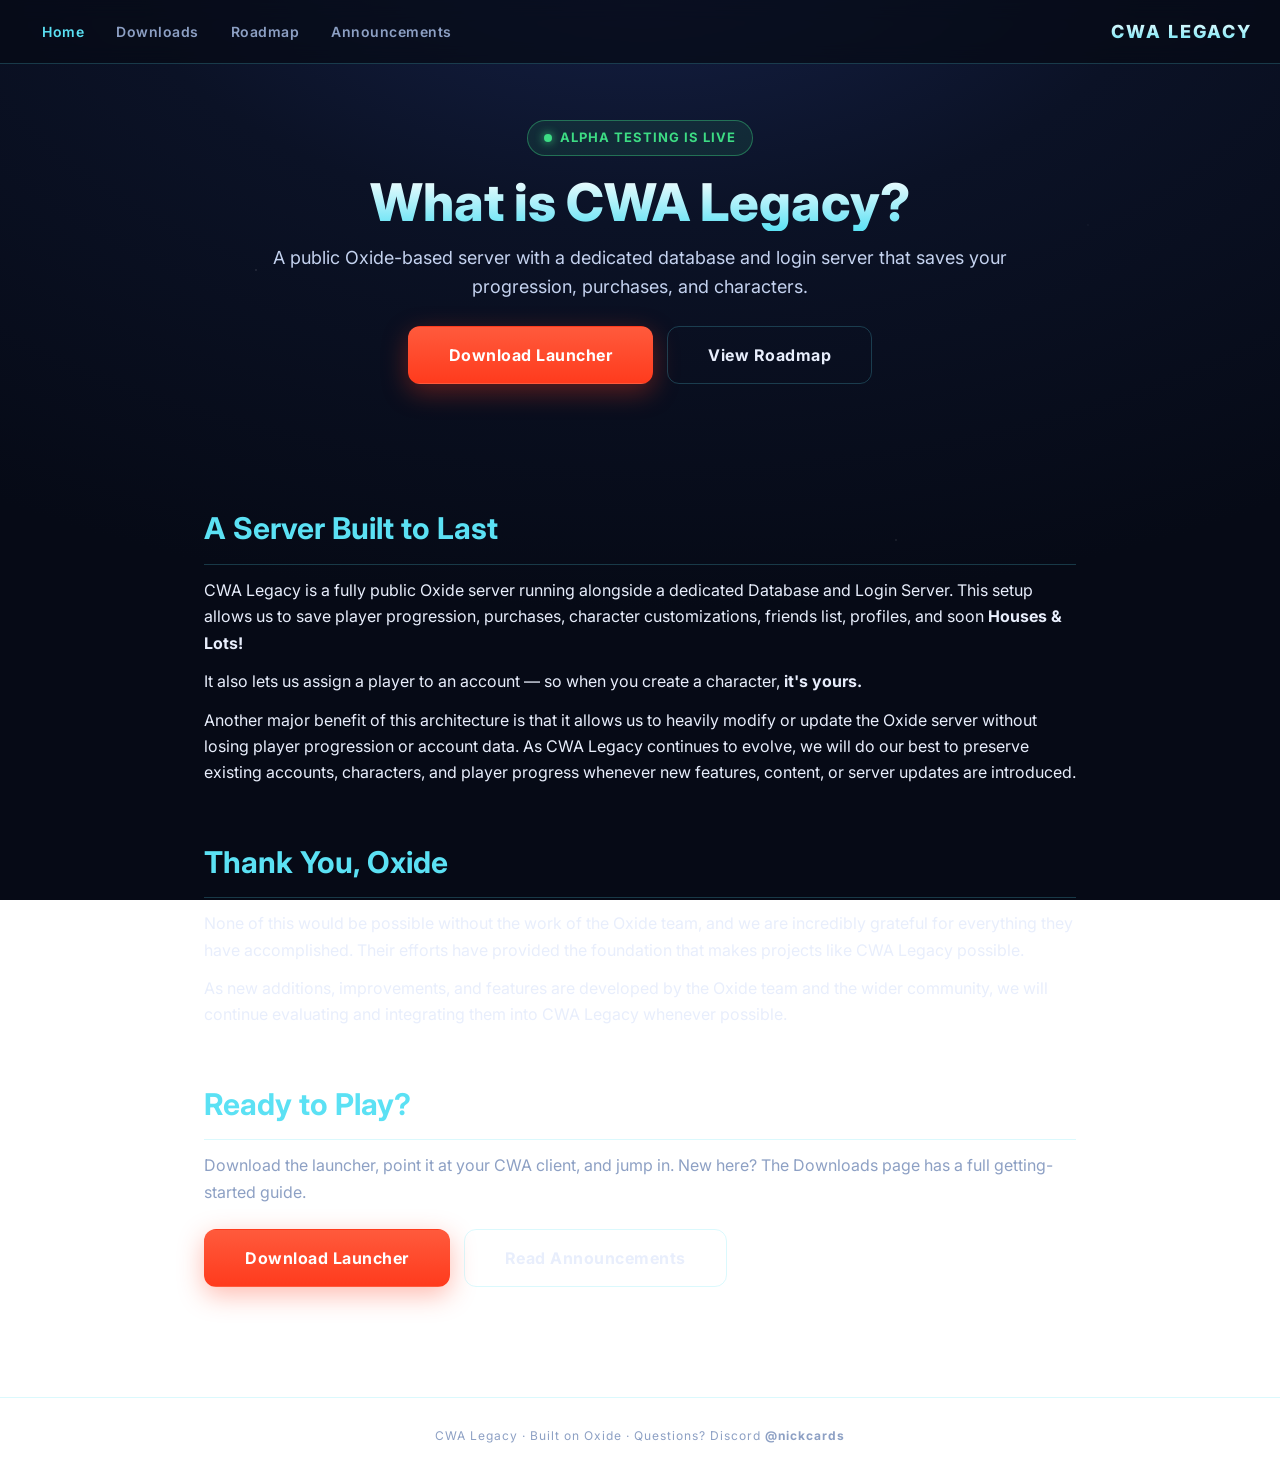
<file: index.html>
<!DOCTYPE html>
<html lang="en">
  <head>
    <meta charset="UTF-8" />
    <meta name="viewport" content="width=device-width, initial-scale=1.0" />
    <title>CWA Legacy — A Public Oxide Server</title>
    <meta
      name="description"
      content="CWA Legacy is a public Oxide-based server with a dedicated database and login server that saves your progression, purchases, and characters."
    />
    <link rel="preconnect" href="https://fonts.googleapis.com" />
    <link rel="preconnect" href="https://fonts.gstatic.com" crossorigin />
    <link
      href="https://fonts.googleapis.com/css2?family=Inter:wght@400;600;800&display=swap"
      rel="stylesheet"
    />
    <link rel="stylesheet" href="/styles.css" />
  </head>
  <body>
    <div class="starfield" aria-hidden="true"></div>

    <nav class="nav">
      <div class="nav-links">
        <a href="/" class="active">Home</a>
        <a href="/downloads/">Downloads</a>
        <a href="/roadmap/">Roadmap</a>
        <a href="/announcements/">Announcements</a>
      </div>
      <a class="brand" href="/">CWA LEGACY</a>
    </nav>

    <header class="hero">
      <a class="pill" href="/announcements/"><span class="dot"></span> Alpha Testing is Live</a>
      <h1 class="page-title" style="margin-top: 18px">What is CWA Legacy?</h1>
      <p class="lead">
       A public Oxide-based server with a dedicated database and login server that saves your progression, purchases, and characters.
      </p>
      <div class="btn-row">
        <a class="btn" href="/downloads/">Download Launcher</a>
        <a class="btn ghost" href="/roadmap/">View Roadmap</a>
      </div>
    </header>

    <main class="page">
      <section class="section">
        <h2>A Server Built to Last</h2>
        <p>
          CWA Legacy is a fully public Oxide server running alongside a dedicated
          Database and Login Server. This setup allows us to save player
          progression, purchases, character customizations, friends list,
          profiles, and soon <strong>Houses &amp; Lots!</strong>
        </p>
        <p>
          It also lets us assign a player to an account — so when you create a
          character, <strong>it's yours.</strong>
        </p>
        <p>
          Another major benefit of this architecture is that it allows us to
          heavily modify or update the Oxide server without losing player
          progression or account data. As CWA Legacy continues to evolve, we
          will do our best to preserve existing accounts, characters, and player
          progress whenever new features, content, or server updates are
          introduced.
        </p>
      </section>

      <section class="section">
        <h2>Thank You, Oxide</h2>
        <p>
          None of this would be possible without the work of the Oxide team, and
          we are incredibly grateful for everything they have accomplished. Their
          efforts have provided the foundation that makes projects like CWA
          Legacy possible.
        </p>
        <p>
          As new additions, improvements, and features are developed by the Oxide
          team and the wider community, we will continue evaluating and
          integrating them into CWA Legacy whenever possible.
        </p>
      </section>

      <section class="section">
        <h2>Ready to Play?</h2>
        <p class="muted">
          Download the launcher, point it at your CWA client,
          and jump in. New here? The Downloads page has a full getting-started
          guide.
        </p>
        <div class="btn-row" style="justify-content: flex-start">
          <a class="btn" href="/downloads/">Download Launcher</a>
          <a class="btn ghost" href="/announcements/">Read Announcements</a>
        </div>
      </section>
    </main>

    <footer class="footer">
      CWA Legacy &middot; Built on Oxide &middot; Questions? Discord
      <strong>@nickcards</strong>
    </footer>
  </body>
</html>
</file>
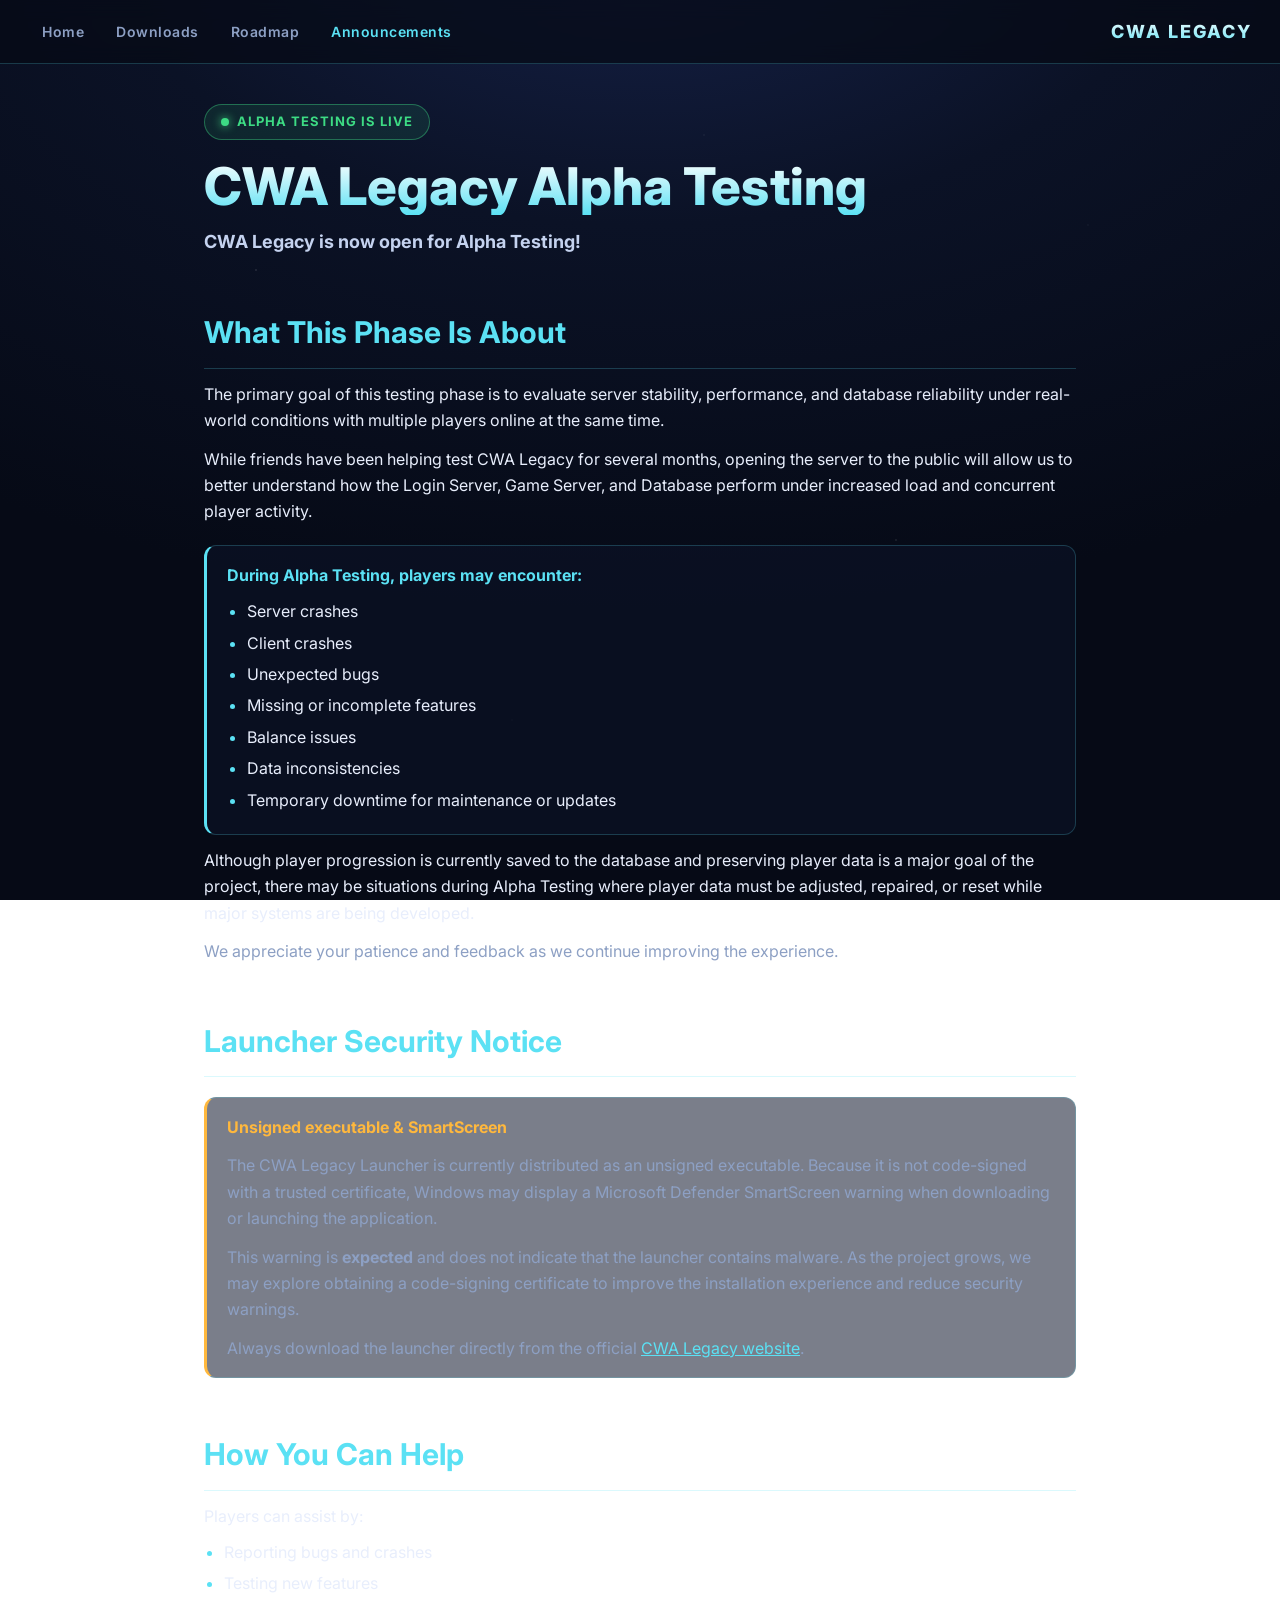
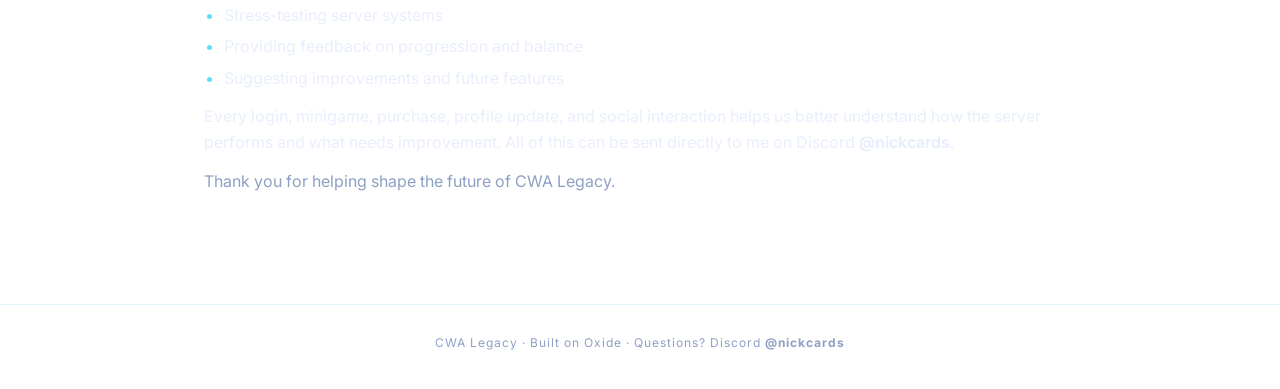
<file: announcements/index.html>
<!DOCTYPE html>
<html lang="en">
  <head>
    <meta charset="UTF-8" />
    <meta name="viewport" content="width=device-width, initial-scale=1.0" />
    <title>Announcements — CWA Legacy</title>
    <meta
      name="description"
      content="CWA Legacy is now open for Alpha Testing. Learn what to expect, the launcher security notice, and how you can help."
    />
    <link rel="preconnect" href="https://fonts.googleapis.com" />
    <link rel="preconnect" href="https://fonts.gstatic.com" crossorigin />
    <link
      href="https://fonts.googleapis.com/css2?family=Inter:wght@400;600;800&display=swap"
      rel="stylesheet"
    />
    <link rel="stylesheet" href="/styles.css" />
  </head>
  <body>
    <div class="starfield" aria-hidden="true"></div>

    <nav class="nav">
      <div class="nav-links">
        <a href="/">Home</a>
        <a href="/downloads/">Downloads</a>
        <a href="/roadmap/">Roadmap</a>
        <a href="/announcements/" class="active">Announcements</a>
      </div>
      <a class="brand" href="/">CWA LEGACY</a>
    </nav>

    <main class="page">
      <a class="pill" href="/downloads/"><span class="dot"></span> Alpha Testing is Live</a>
      <h1 class="page-title" style="margin-top: 18px">CWA Legacy Alpha Testing</h1>
      <p class="lead"><strong>CWA Legacy is now open for Alpha Testing!</strong></p>

      <section class="section">
        <h2>What This Phase Is About</h2>
        <p>
          The primary goal of this testing phase is to evaluate server stability,
          performance, and database reliability under real-world conditions with
          multiple players online at the same time.
        </p>
        <p>
          While friends have been helping test CWA Legacy for several months,
          opening the server to the public will allow us to better understand how
          the Login Server, Game Server, and Database perform under increased
          load and concurrent player activity.
        </p>

        <div class="notice alpha">
          <h3>During Alpha Testing, players may encounter:</h3>
          <ul class="clean">
            <li>Server crashes</li>
            <li>Client crashes</li>
            <li>Unexpected bugs</li>
            <li>Missing or incomplete features</li>
            <li>Balance issues</li>
            <li>Data inconsistencies</li>
            <li>Temporary downtime for maintenance or updates</li>
          </ul>
        </div>

        <p>
          Although player progression is currently saved to the database and
          preserving player data is a major goal of the project, there may be
          situations during Alpha Testing where player data must be adjusted,
          repaired, or reset while major systems are being developed.
        </p>
        <p class="muted">
          We appreciate your patience and feedback as we continue improving the
          experience.
        </p>
      </section>

      <section class="section">
        <h2>Launcher Security Notice</h2>
        <div class="notice">
          <h3>Unsigned executable &amp; SmartScreen</h3>
          <p class="muted">
            The CWA Legacy Launcher is currently distributed as an unsigned
            executable. Because it is not code-signed with a trusted certificate,
            Windows may display a Microsoft Defender SmartScreen warning when
            downloading or launching the application.
          </p>
          <p class="muted">
            This warning is <strong>expected</strong> and does not indicate that
            the launcher contains malware. As the project grows, we may explore
            obtaining a code-signing certificate to improve the installation
            experience and reduce security warnings.
          </p>
          <p class="muted">
            Always download the launcher directly from the official
            <a href="/downloads/" style="color: var(--holo)">CWA Legacy website</a>.
          </p>
        </div>
      </section>

      <section class="section">
        <h2>How You Can Help</h2>
        <p>Players can assist by:</p>
        <ul class="clean">
          <li>Reporting bugs and crashes</li>
          <li>Testing new features</li>
          <li>Stress-testing server systems</li>
          <li>Providing feedback on progression and balance</li>
          <li>Suggesting improvements and future features</li>
        </ul>
        <p>
          Every login, minigame, purchase, profile update, and social interaction
          helps us better understand how the server performs and what needs
          improvement. All of this can be sent directly to me on Discord
          <strong>@nickcards</strong>.
        </p>
        <p class="muted">Thank you for helping shape the future of CWA Legacy.</p>
      </section>
    </main>

    <footer class="footer">
      CWA Legacy &middot; Built on Oxide &middot; Questions? Discord
      <strong>@nickcards</strong>
    </footer>
  </body>
</html>
</file>
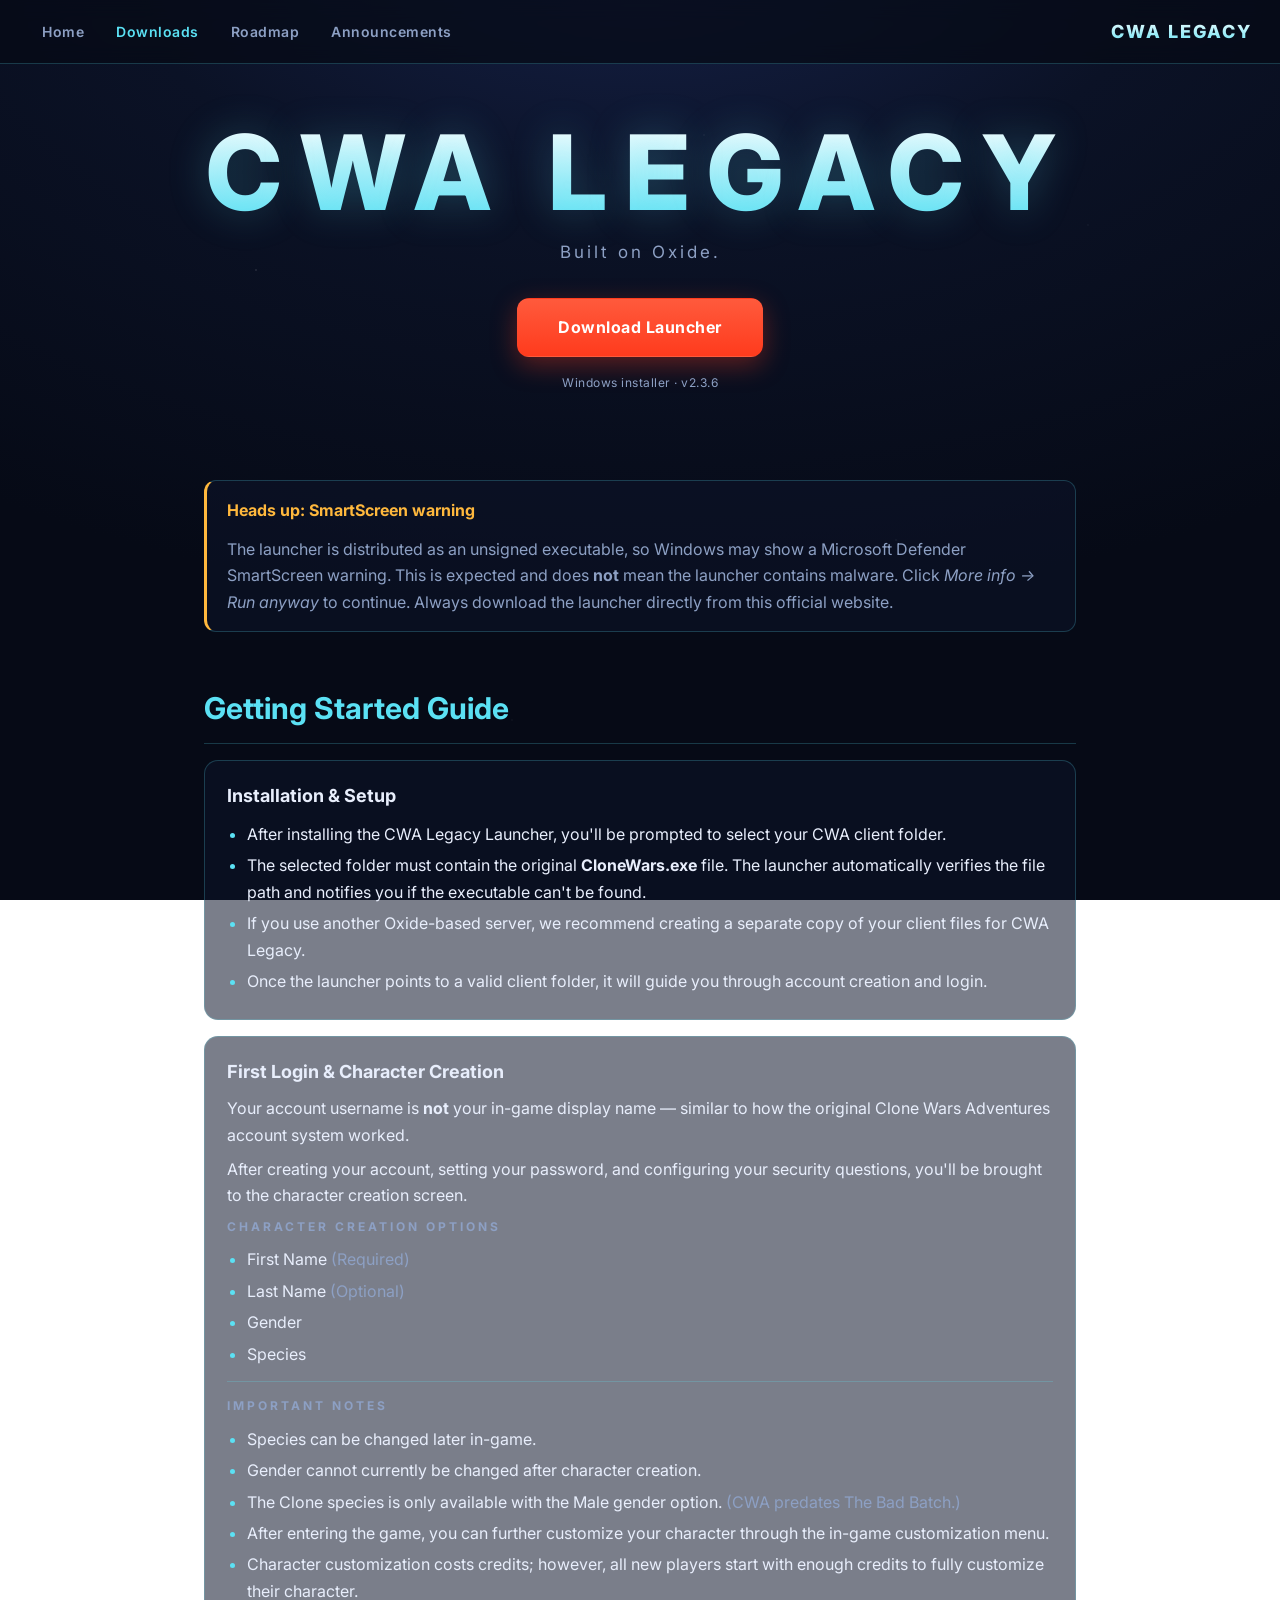
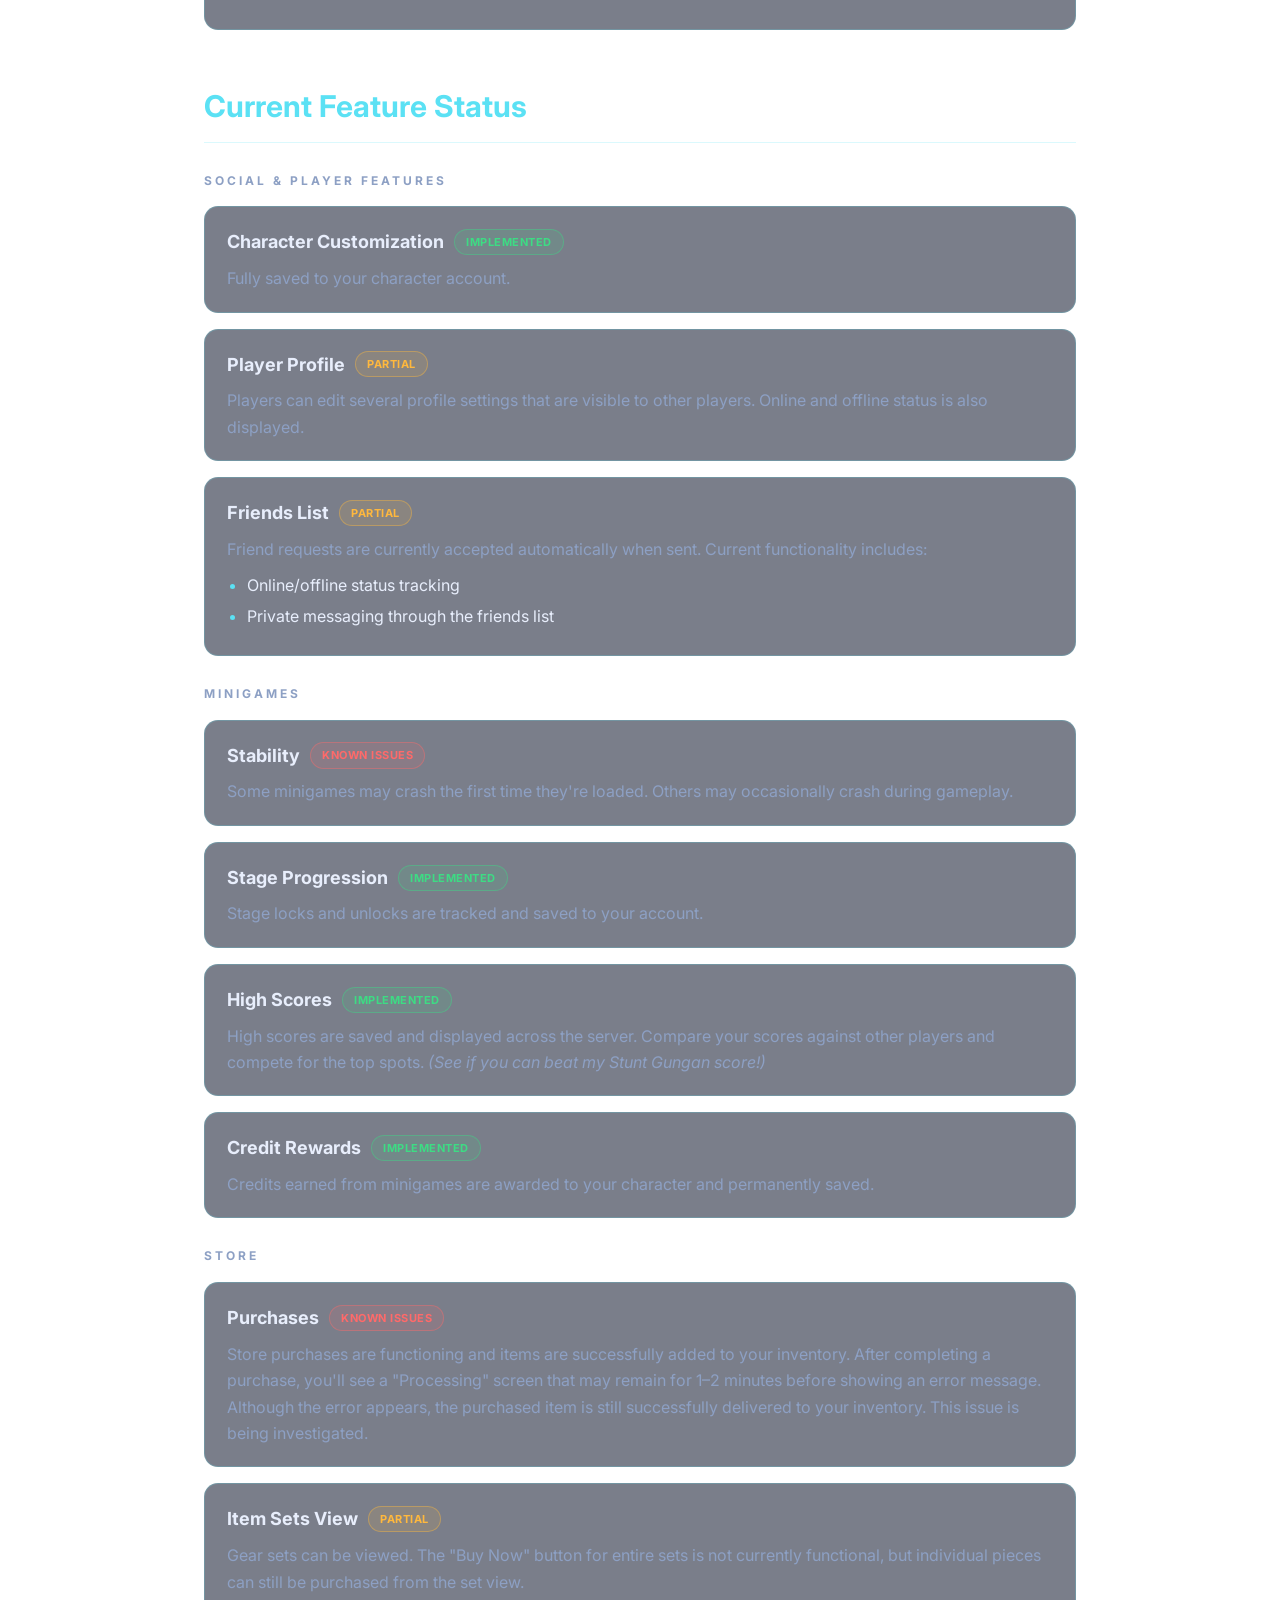
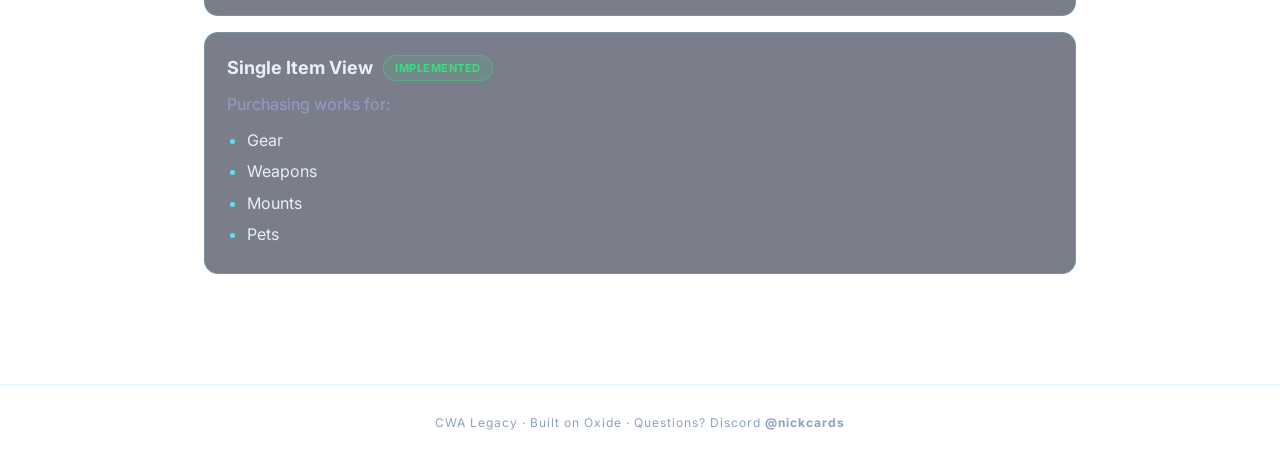
<file: downloads/index.html>
<!DOCTYPE html>
<html lang="en">
  <head>
    <meta charset="UTF-8" />
    <meta name="viewport" content="width=device-width, initial-scale=1.0" />
    <title>Download — CWA Legacy</title>
    <meta
      name="description"
      content="Download the CWA Legacy Launcher and follow the getting-started guide to install, create your account, and start playing."
    />
    <link rel="preconnect" href="https://fonts.googleapis.com" />
    <link rel="preconnect" href="https://fonts.gstatic.com" crossorigin />
    <link
      href="https://fonts.googleapis.com/css2?family=Inter:wght@400;600;800&display=swap"
      rel="stylesheet"
    />
    <link rel="stylesheet" href="/styles.css" />
  </head>
  <body>
    <div class="starfield" aria-hidden="true"></div>

    <nav class="nav">
      <div class="nav-links">
        <a href="/">Home</a>
        <a href="/downloads/" class="active">Downloads</a>
        <a href="/roadmap/">Roadmap</a>
        <a href="/announcements/">Announcements</a>
      </div>
      <a class="brand" href="/">CWA LEGACY</a>
    </nav>

    <header class="hero">
      <h1 class="title">CWA LEGACY</h1>
      <p class="tagline">Built on Oxide.</p>
      <a
        class="btn"
        href="https://github.com/nickcards/CWA-Legacy/releases/latest/download/CWA-Legacy-Setup.exe"
        >Download Launcher</a
      >
      <p class="subtext">Windows installer &middot; v2.3.6</p>
    </header>

    <main class="page">
      <div class="notice">
        <h3>Heads up: SmartScreen warning</h3>
        <p class="muted">
          The launcher is distributed as an unsigned executable, so Windows may
          show a Microsoft Defender SmartScreen warning. This is expected and
          does <strong>not</strong> mean the launcher contains malware. Click
          <em>More info → Run anyway</em> to continue. Always download the
          launcher directly from this official website.
        </p>
      </div>

      <section class="section">
        <h2>Getting Started Guide</h2>

        <div class="card">
          <div class="card-head"><h3>Installation &amp; Setup</h3></div>
          <ul class="clean">
            <li>
              After installing the CWA Legacy Launcher, you'll be prompted to
              select your CWA client folder.
            </li>
            <li>
              The selected folder must contain the original
              <strong>CloneWars.exe</strong> file. The launcher automatically
              verifies the file path and notifies you if the executable can't be
              found.
            </li>
            <li>
              If you use another Oxide-based server, we recommend creating a
              separate copy of your client files for CWA Legacy.
            </li>
            <li>
              Once the launcher points to a valid client folder, it will guide
              you through account creation and login.
            </li>
          </ul>
        </div>

        <div class="card">
          <div class="card-head"><h3>First Login &amp; Character Creation</h3></div>
          <p>
            Your account username is <strong>not</strong> your in-game display
            name — similar to how the original Clone Wars Adventures account
            system worked.
          </p>
          <p>
            After creating your account, setting your password, and configuring
            your security questions, you'll be brought to the character creation
            screen.
          </p>
          <p class="eyebrow" style="margin-bottom: 4px">Character Creation Options</p>
          <ul class="clean">
            <li>First Name <span class="muted">(Required)</span></li>
            <li>Last Name <span class="muted">(Optional)</span></li>
            <li>Gender</li>
            <li>Species</li>
          </ul>
          <hr class="divider" />
          <p class="eyebrow" style="margin-top: 4px; margin-bottom: 4px">Important Notes</p>
          <ul class="clean">
            <li>Species can be changed later in-game.</li>
            <li>Gender cannot currently be changed after character creation.</li>
            <li>
              The Clone species is only available with the Male gender option.
              <span class="muted">(CWA predates The Bad Batch.)</span>
            </li>
            <li>
              After entering the game, you can further customize your character
              through the in-game customization menu.
            </li>
            <li>
              Character customization costs credits; however, all new players
              start with enough credits to fully customize their character.
            </li>
          </ul>
        </div>
      </section>

      <section class="section">
        <h2>Current Feature Status</h2>

        <p class="eyebrow">Social &amp; Player Features</p>

        <div class="card">
          <div class="card-head">
            <h3>Character Customization</h3>
            <span class="badge ok">Implemented</span>
          </div>
          <p class="muted">Fully saved to your character account.</p>
        </div>

        <div class="card">
          <div class="card-head">
            <h3>Player Profile</h3>
            <span class="badge warn">Partial</span>
          </div>
          <p class="muted">
            Players can edit several profile settings that are visible to other
            players. Online and offline status is also displayed.
          </p>
        </div>

        <div class="card">
          <div class="card-head">
            <h3>Friends List</h3>
            <span class="badge warn">Partial</span>
          </div>
          <p class="muted">
            Friend requests are currently accepted automatically when sent.
            Current functionality includes:
          </p>
          <ul class="clean">
            <li>Online/offline status tracking</li>
            <li>Private messaging through the friends list</li>
          </ul>
        </div>

        <p class="eyebrow">Minigames</p>

        <div class="card">
          <div class="card-head">
            <h3>Stability</h3>
            <span class="badge bad">Known Issues</span>
          </div>
          <p class="muted">
            Some minigames may crash the first time they're loaded. Others may
            occasionally crash during gameplay.
          </p>
        </div>

        <div class="card">
          <div class="card-head">
            <h3>Stage Progression</h3>
            <span class="badge ok">Implemented</span>
          </div>
          <p class="muted">
            Stage locks and unlocks are tracked and saved to your account.
          </p>
        </div>

        <div class="card">
          <div class="card-head">
            <h3>High Scores</h3>
            <span class="badge ok">Implemented</span>
          </div>
          <p class="muted">
            High scores are saved and displayed across the server. Compare your
            scores against other players and compete for the top spots.
            <em>(See if you can beat my Stunt Gungan score!)</em>
          </p>
        </div>

        <div class="card">
          <div class="card-head">
            <h3>Credit Rewards</h3>
            <span class="badge ok">Implemented</span>
          </div>
          <p class="muted">
            Credits earned from minigames are awarded to your character and
            permanently saved.
          </p>
        </div>

        <p class="eyebrow">Store</p>

        <div class="card">
          <div class="card-head">
            <h3>Purchases</h3>
            <span class="badge bad">Known Issues</span>
          </div>
          <p class="muted">
            Store purchases are functioning and items are successfully added to
            your inventory. After completing a purchase, you'll see a
            "Processing" screen that may remain for 1–2 minutes before showing an
            error message. Although the error appears, the purchased item is
            still successfully delivered to your inventory. This issue is being
            investigated.
          </p>
        </div>

        <div class="card">
          <div class="card-head">
            <h3>Item Sets View</h3>
            <span class="badge warn">Partial</span>
          </div>
          <p class="muted">
            Gear sets can be viewed. The "Buy Now" button for entire sets is not
            currently functional, but individual pieces can still be purchased
            from the set view.
          </p>
        </div>

        <div class="card">
          <div class="card-head">
            <h3>Single Item View</h3>
            <span class="badge ok">Implemented</span>
          </div>
          <p class="muted">Purchasing works for:</p>
          <ul class="clean">
            <li>Gear</li>
            <li>Weapons</li>
            <li>Mounts</li>
            <li>Pets</li>
          </ul>
        </div>
      </section>
    </main>

    <footer class="footer">
      CWA Legacy &middot; Built on Oxide &middot; Questions? Discord
      <strong>@nickcards</strong>
    </footer>
  </body>
</html>
</file>
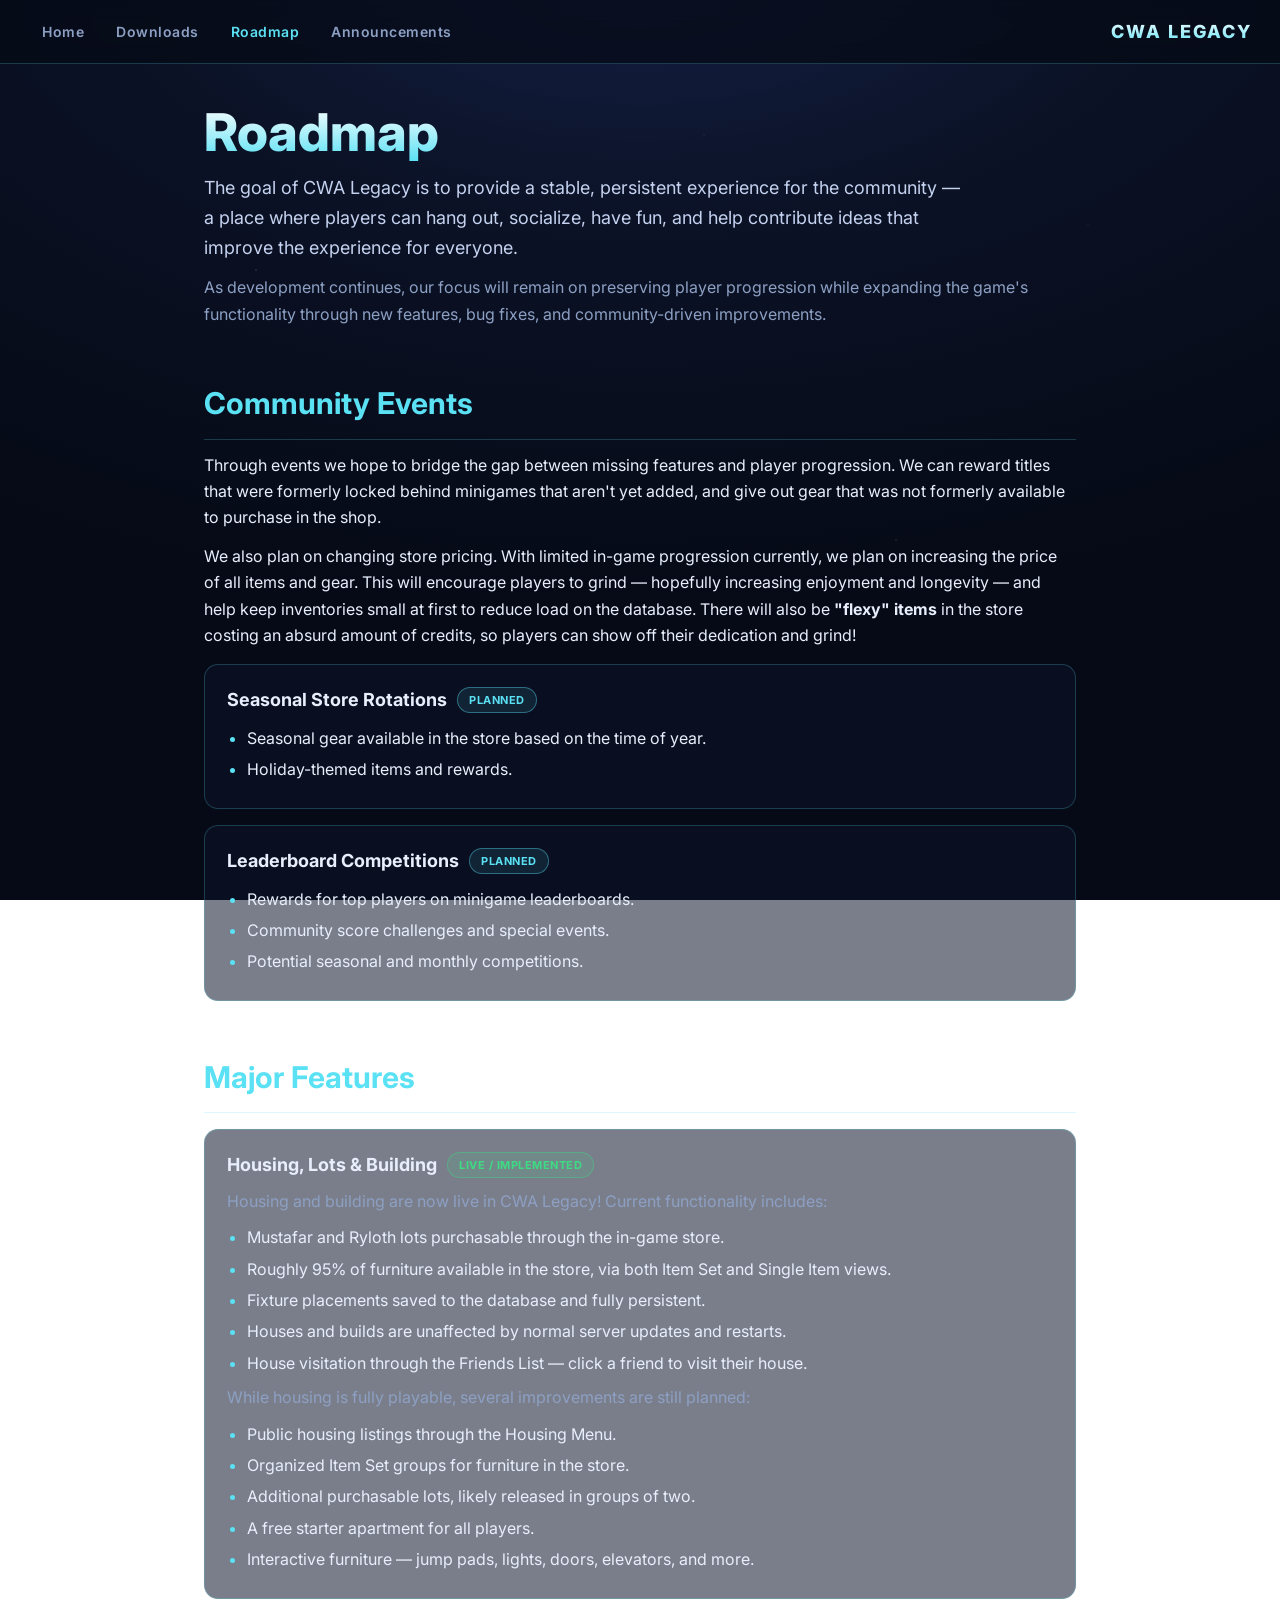
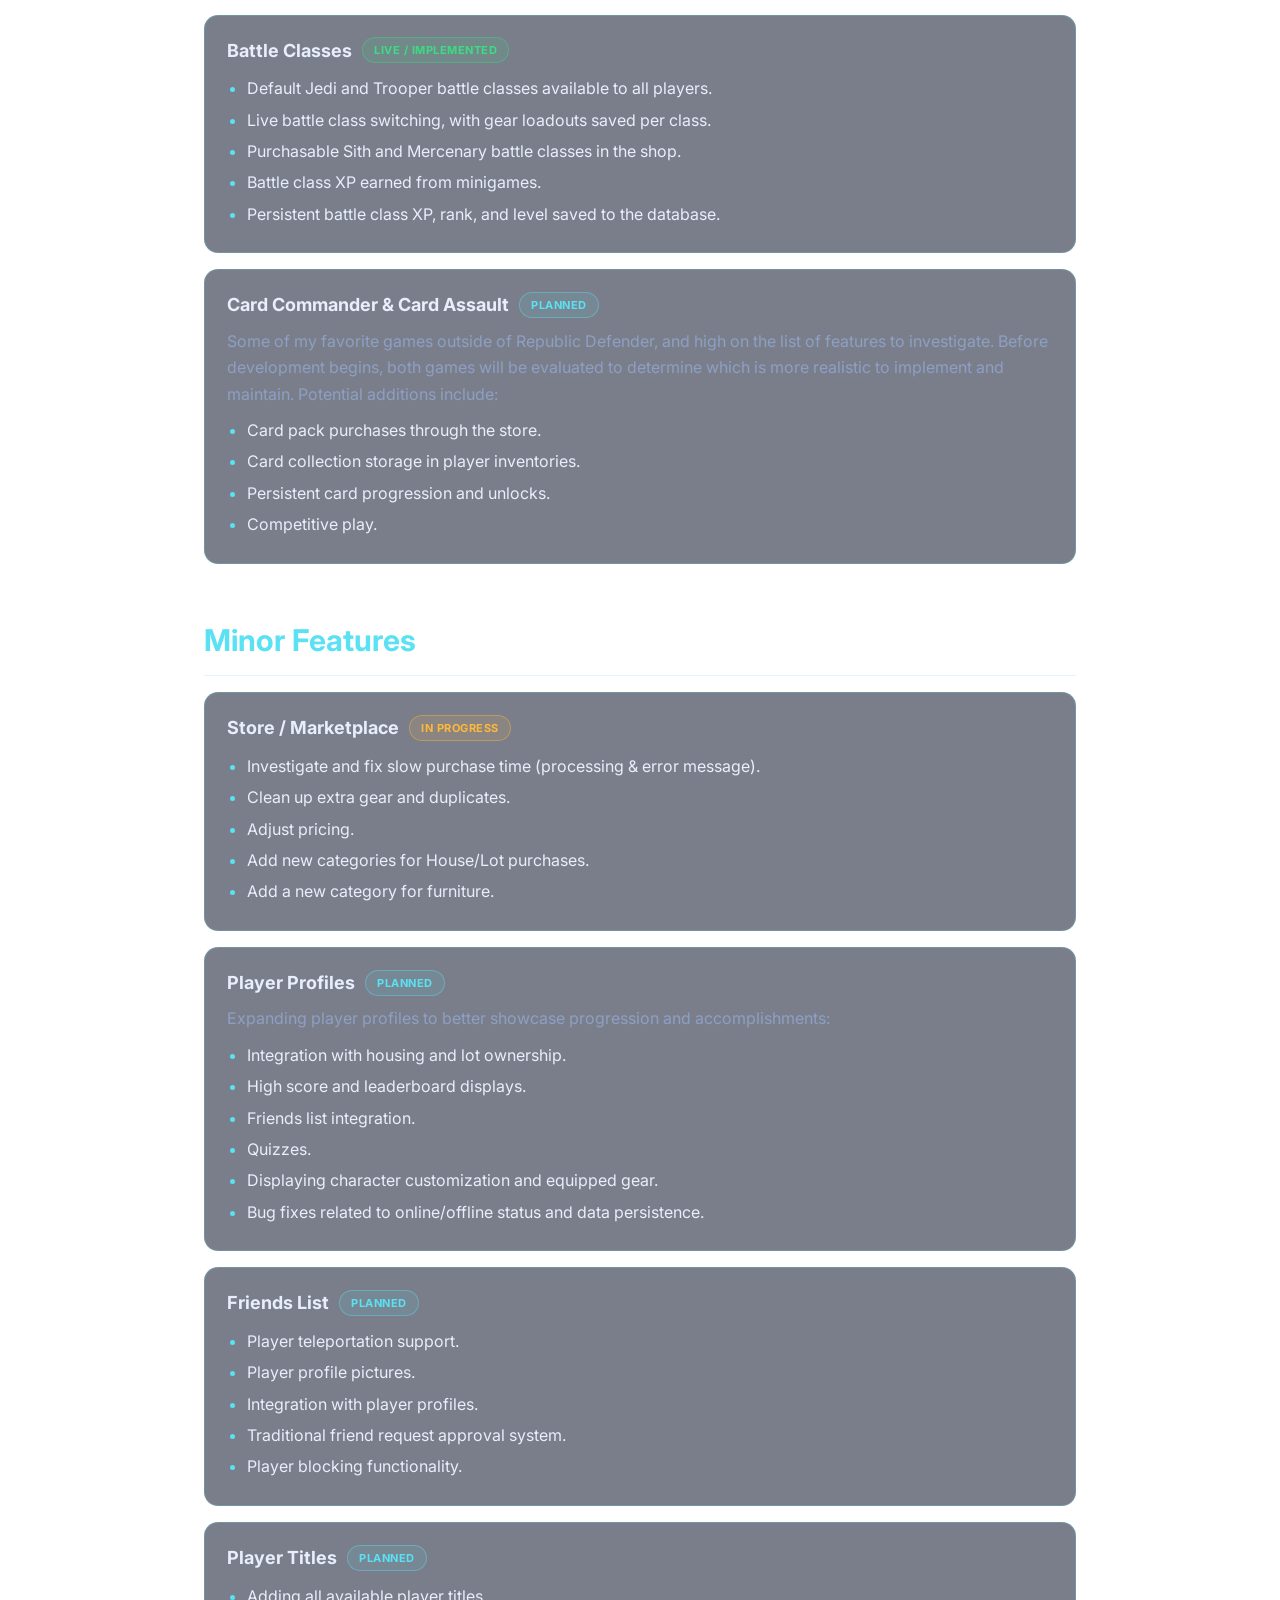
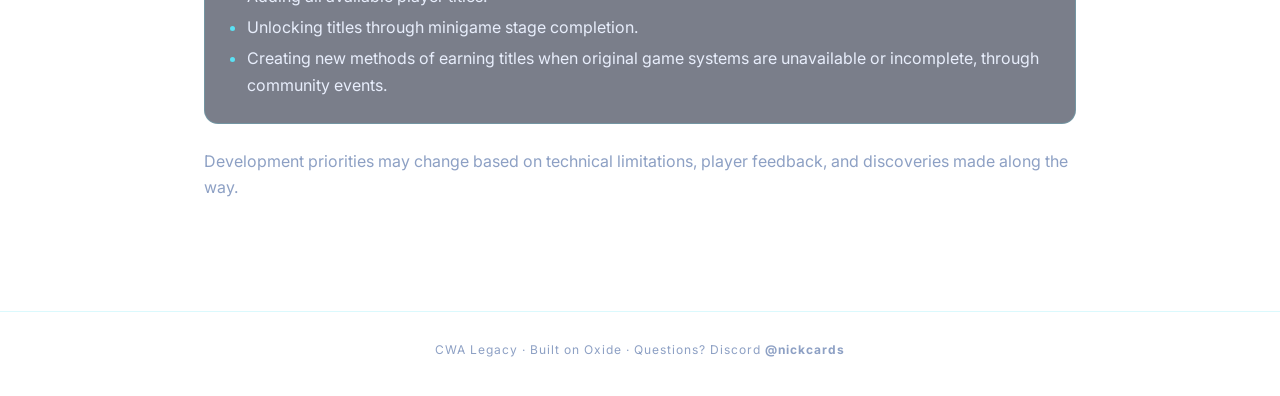
<file: roadmap/index.html>
<!DOCTYPE html>
<html lang="en">
  <head>
    <meta charset="UTF-8" />
    <meta name="viewport" content="width=device-width, initial-scale=1.0" />
    <title>Roadmap — CWA Legacy</title>
    <meta
      name="description"
      content="The CWA Legacy roadmap: community events, housing & lots, card games, store improvements, player profiles, and more."
    />
    <link rel="preconnect" href="https://fonts.googleapis.com" />
    <link rel="preconnect" href="https://fonts.gstatic.com" crossorigin />
    <link
      href="https://fonts.googleapis.com/css2?family=Inter:wght@400;600;800&display=swap"
      rel="stylesheet"
    />
    <link rel="stylesheet" href="/styles.css" />
  </head>
  <body>
    <div class="starfield" aria-hidden="true"></div>

    <nav class="nav">
      <div class="nav-links">
        <a href="/">Home</a>
        <a href="/downloads/">Downloads</a>
        <a href="/roadmap/" class="active">Roadmap</a>
        <a href="/announcements/">Announcements</a>
      </div>
      <a class="brand" href="/">CWA LEGACY</a>
    </nav>

    <main class="page">
      <h1 class="page-title">Roadmap</h1>
      <p class="lead">
        The goal of CWA Legacy is to provide a stable, persistent experience for the community — a place where players can hang
        out, socialize, have fun, and help contribute ideas that improve the
        experience for everyone.
      </p>
      <p class="muted">
        As development continues, our focus will remain on preserving player
        progression while expanding the game's functionality through new
        features, bug fixes, and community-driven improvements.
      </p>

      <section class="section">
        <h2>Community Events</h2>
        <p>
          Through events we hope to bridge the gap between missing features and
          player progression. We can reward titles that were formerly locked
          behind minigames that aren't yet added, and give out gear that was not
          formerly available to purchase in the shop.
        </p>
        <p>
          We also plan on changing store pricing. With limited in-game
          progression currently, we plan on increasing the price of all items
          and gear. This will encourage players to grind — hopefully increasing
          enjoyment and longevity — and help keep inventories small at first to
          reduce load on the database. There will also be
          <strong>"flexy" items</strong> in the store costing an absurd amount of
          credits, so players can show off their dedication and grind!
        </p>

        <div class="card">
          <div class="card-head">
            <h3>Seasonal Store Rotations</h3>
            <span class="badge info">Planned</span>
          </div>
          <ul class="clean">
            <li>Seasonal gear available in the store based on the time of year.</li>
            <li>Holiday-themed items and rewards.</li>
          </ul>
        </div>

        <div class="card">
          <div class="card-head">
            <h3>Leaderboard Competitions</h3>
            <span class="badge info">Planned</span>
          </div>
          <ul class="clean">
            <li>Rewards for top players on minigame leaderboards.</li>
            <li>Community score challenges and special events.</li>
            <li>Potential seasonal and monthly competitions.</li>
          </ul>
        </div>
      </section>

      <section class="section">
        <h2>Major Features</h2>

        <div class="card">
          <div class="card-head">
            <h3>Housing, Lots &amp; Building</h3>
            <span class="badge ok">Live / Implemented</span>
          </div>
          <p class="muted">
            Housing and building are now live in CWA Legacy! Current
            functionality includes:
          </p>
          <ul class="clean">
            <li>Mustafar and Ryloth lots purchasable through the in-game store.</li>
            <li>
              Roughly 95% of furniture available in the store, via both Item Set
              and Single Item views.
            </li>
            <li>Fixture placements saved to the database and fully persistent.</li>
            <li>Houses and builds are unaffected by normal server updates and restarts.</li>
            <li>
              House visitation through the Friends List — click a friend to visit
              their house.
            </li>
          </ul>
          <p class="muted">While housing is fully playable, several improvements are still planned:</p>
          <ul class="clean">
            <li>Public housing listings through the Housing Menu.</li>
            <li>Organized Item Set groups for furniture in the store.</li>
            <li>Additional purchasable lots, likely released in groups of two.</li>
            <li>A free starter apartment for all players.</li>
            <li>Interactive furniture — jump pads, lights, doors, elevators, and more.</li>
          </ul>
        </div>

        <div class="card">
          <div class="card-head">
            <h3>Battle Classes</h3>
            <span class="badge ok">Live / Implemented</span>
          </div>
          <ul class="clean">
            <li>Default Jedi and Trooper battle classes available to all players.</li>
            <li>Live battle class switching, with gear loadouts saved per class.</li>
            <li>Purchasable Sith and Mercenary battle classes in the shop.</li>
            <li>Battle class XP earned from minigames.</li>
            <li>Persistent battle class XP, rank, and level saved to the database.</li>
          </ul>
        </div>

        <div class="card">
          <div class="card-head">
            <h3>Card Commander &amp; Card Assault</h3>
            <span class="badge info">Planned</span>
          </div>
          <p class="muted">
            Some of my favorite games outside of Republic Defender, and high on
            the list of features to investigate. Before development begins, both
            games will be evaluated to determine which is more realistic to
            implement and maintain. Potential additions include:
          </p>
          <ul class="clean">
            <li>Card pack purchases through the store.</li>
            <li>Card collection storage in player inventories.</li>
            <li>Persistent card progression and unlocks.</li>
            <li>Competitive play.</li>
          </ul>
        </div>
      </section>

      <section class="section">
        <h2>Minor Features</h2>

        <div class="card">
          <div class="card-head">
            <h3>Store / Marketplace</h3>
            <span class="badge warn">In Progress</span>
          </div>
          <ul class="clean">
            <li>Investigate and fix slow purchase time (processing &amp; error message).</li>
            <li>Clean up extra gear and duplicates.</li>
            <li>Adjust pricing.</li>
            <li>Add new categories for House/Lot purchases.</li>
            <li>Add a new category for furniture.</li>
          </ul>
        </div>

        <div class="card">
          <div class="card-head">
            <h3>Player Profiles</h3>
            <span class="badge info">Planned</span>
          </div>
          <p class="muted">Expanding player profiles to better showcase progression and accomplishments:</p>
          <ul class="clean">
            <li>Integration with housing and lot ownership.</li>
            <li>High score and leaderboard displays.</li>
            <li>Friends list integration.</li>
            <li>Quizzes.</li>
            <li>Displaying character customization and equipped gear.</li>
            <li>Bug fixes related to online/offline status and data persistence.</li>
          </ul>
        </div>

        <div class="card">
          <div class="card-head">
            <h3>Friends List</h3>
            <span class="badge info">Planned</span>
          </div>
          <ul class="clean">
            <li>Player teleportation support.</li>
            <li>Player profile pictures.</li>
            <li>Integration with player profiles.</li>
            <li>Traditional friend request approval system.</li>
            <li>Player blocking functionality.</li>
          </ul>
        </div>

        <div class="card">
          <div class="card-head">
            <h3>Player Titles</h3>
            <span class="badge info">Planned</span>
          </div>
          <ul class="clean">
            <li>Adding all available player titles.</li>
            <li>Unlocking titles through minigame stage completion.</li>
            <li>
              Creating new methods of earning titles when original game systems
              are unavailable or incomplete, through community events.
            </li>
          </ul>
        </div>

        <p class="muted" style="margin-top: 24px">
          Development priorities may change based on technical limitations,
          player feedback, and discoveries made along the way.
        </p>
      </section>
    </main>

    <footer class="footer">
      CWA Legacy &middot; Built on Oxide &middot; Questions? Discord
      <strong>@nickcards</strong>
    </footer>
  </body>
</html>
</file>
<file: styles.css>
:root {
  --bg-0: #060a16;
  --bg-1: #0b1226;
  --border: rgba(91, 225, 244, 0.22);
  --holo: #5be1f4;
  --republic: #ff3b1d;
  --text: #e8eefc;
  --muted: #8da0c4;
  --card: rgba(13, 20, 42, 0.55);
  --ok: #3ddc84;
  --warn: #ffb83d;
  --info: #5be1f4;
  --bad: #ff6a6a;
}

* {
  box-sizing: border-box;
}

html,
body {
  margin: 0;
}

body {
  color: var(--text);
  font-family: Inter, "Segoe UI", system-ui, Arial, sans-serif;
  background: radial-gradient(
      1200px 700px at 50% -10%,
      #16224a 0%,
      var(--bg-1) 45%,
      var(--bg-0) 100%
    )
    fixed;
  min-height: 100vh;
  line-height: 1.65;
}

/* Subtle starfield via layered radial dots. */
.starfield {
  position: fixed;
  inset: 0;
  pointer-events: none;
  opacity: 0.5;
  z-index: 0;
  background-image: radial-gradient(1.5px 1.5px at 20% 30%, #ffffff55, transparent),
    radial-gradient(1.5px 1.5px at 70% 60%, #ffffff44, transparent),
    radial-gradient(1px 1px at 40% 80%, #ffffff33, transparent),
    radial-gradient(1px 1px at 85% 25%, #ffffff33, transparent),
    radial-gradient(1.5px 1.5px at 55% 15%, #ffffff22, transparent);
}

/* ---------- Top navigation ---------- */
.nav {
  position: sticky;
  top: 0;
  z-index: 50;
  display: flex;
  align-items: center;
  justify-content: space-between;
  gap: 16px;
  padding: 12px 28px;
  background: rgba(6, 10, 22, 0.72);
  backdrop-filter: blur(10px);
  -webkit-backdrop-filter: blur(10px);
  border-bottom: 1px solid var(--border);
}

.nav-links {
  display: flex;
  gap: 4px;
  flex-wrap: wrap;
}

.nav-links a {
  color: var(--muted);
  text-decoration: none;
  font-weight: 600;
  font-size: 14px;
  letter-spacing: 0.5px;
  padding: 8px 14px;
  border-radius: 8px;
  transition: color 0.15s ease, background 0.15s ease;
}

.nav-links a:hover {
  color: var(--text);
  background: rgba(91, 225, 244, 0.08);
}

.nav-links a.active {
  color: var(--holo);
}

.brand {
  font-weight: 800;
  letter-spacing: 2px;
  font-size: 18px;
  text-decoration: none;
  white-space: nowrap;
  background: linear-gradient(180deg, #ffffff, var(--holo));
  -webkit-background-clip: text;
  background-clip: text;
  color: transparent;
}

/* ---------- Layout ---------- */
.page {
  position: relative;
  z-index: 1;
  max-width: 920px;
  margin: 0 auto;
  padding: 40px 24px 110px;
  animation: rise 0.6s ease-out both;
}

.hero {
  position: relative;
  z-index: 1;
  text-align: center;
  padding: 56px 24px 28px;
  animation: rise 0.6s ease-out both;
}

.title {
  margin: 0;
  font-size: clamp(48px, 12vw, 104px);
  letter-spacing: clamp(6px, 2.2vw, 18px);
  font-weight: 800;
  line-height: 1;
  background: linear-gradient(180deg, #ffffff, var(--holo));
  -webkit-background-clip: text;
  background-clip: text;
  color: transparent;
  text-shadow: 0 0 40px rgba(91, 225, 244, 0.25);
}

.tagline {
  margin: 14px 0 0;
  font-size: clamp(13px, 2.5vw, 17px);
  letter-spacing: 3px;
  color: var(--muted);
}

h1.page-title {
  font-size: clamp(32px, 6vw, 52px);
  font-weight: 800;
  line-height: 1.1;
  margin: 0 0 6px;
  background: linear-gradient(180deg, #ffffff, var(--holo));
  -webkit-background-clip: text;
  background-clip: text;
  color: transparent;
}

.lead {
  font-size: clamp(15px, 2.2vw, 18px);
  color: #c4d2ef;
  max-width: 760px;
}

.hero .lead {
  margin-left: auto;
  margin-right: auto;
}

/* ---------- Sections & cards ---------- */
.section {
  margin-top: 52px;
}

.section > h2 {
  font-size: clamp(22px, 3.5vw, 30px);
  color: var(--holo);
  margin: 0 0 4px;
  padding-bottom: 10px;
  border-bottom: 1px solid var(--border);
}

.eyebrow {
  text-transform: uppercase;
  letter-spacing: 3px;
  font-size: 12px;
  font-weight: 700;
  color: var(--muted);
  margin: 28px 0 8px;
}

.card {
  background: var(--card);
  border: 1px solid var(--border);
  border-radius: 14px;
  padding: 20px 22px;
  margin-top: 16px;
}

.card-head {
  display: flex;
  align-items: center;
  flex-wrap: wrap;
  gap: 10px;
  margin-bottom: 6px;
}

.card h3 {
  margin: 0;
  font-size: 18px;
}

.card p {
  margin: 8px 0 0;
}

p {
  margin: 12px 0 0;
}

ul.clean {
  margin: 10px 0 0;
  padding-left: 20px;
}

ul.clean li {
  margin: 5px 0;
}

ul.clean li::marker {
  color: var(--holo);
}

.muted {
  color: var(--muted);
}

.divider {
  height: 1px;
  background: var(--border);
  border: 0;
  margin: 14px 0;
}

/* ---------- Badges ---------- */
.badge {
  display: inline-block;
  font-size: 11px;
  font-weight: 700;
  padding: 3px 11px;
  border-radius: 999px;
  letter-spacing: 0.5px;
  text-transform: uppercase;
  white-space: nowrap;
}

.badge.ok {
  color: var(--ok);
  background: rgba(61, 220, 132, 0.12);
  border: 1px solid rgba(61, 220, 132, 0.4);
}

.badge.warn {
  color: var(--warn);
  background: rgba(255, 184, 61, 0.12);
  border: 1px solid rgba(255, 184, 61, 0.4);
}

.badge.info {
  color: var(--info);
  background: rgba(91, 225, 244, 0.1);
  border: 1px solid rgba(91, 225, 244, 0.4);
}

.badge.bad {
  color: var(--bad);
  background: rgba(255, 106, 106, 0.12);
  border: 1px solid rgba(255, 106, 106, 0.4);
}

/* ---------- Buttons ---------- */
.btn {
  display: inline-block;
  margin-top: 32px;
  padding: 15px 40px;
  border-radius: 12px;
  border: 1px solid transparent;
  background: linear-gradient(180deg, #ff5a3c, var(--republic));
  color: #fff;
  font-size: 16px;
  font-weight: 700;
  letter-spacing: 0.5px;
  text-decoration: none;
  cursor: pointer;
  box-shadow: 0 8px 26px rgba(255, 59, 29, 0.35);
  transition: transform 0.08s ease, box-shadow 0.15s ease;
}

.btn:hover {
  box-shadow: 0 10px 34px rgba(255, 59, 29, 0.55);
}

.btn:active {
  transform: translateY(1px);
}

.btn.ghost {
  background: transparent;
  border: 1px solid var(--border);
  color: var(--text);
  box-shadow: none;
}

.btn.ghost:hover {
  background: rgba(91, 225, 244, 0.08);
  box-shadow: none;
}

.btn-row {
  display: flex;
  gap: 14px;
  flex-wrap: wrap;
  justify-content: center;
  margin-top: 24px;
}

.btn-row .btn {
  margin-top: 0;
}

.subtext {
  margin: 16px 0 0;
  font-size: 12px;
  letter-spacing: 0.5px;
  color: var(--muted);
}

/* ---------- Highlight / notice banners ---------- */
.pill {
  display: inline-flex;
  align-items: center;
  gap: 8px;
  padding: 6px 16px;
  border-radius: 999px;
  font-size: 13px;
  font-weight: 700;
  letter-spacing: 1px;
  text-transform: uppercase;
  color: var(--ok);
  background: rgba(61, 220, 132, 0.1);
  border: 1px solid rgba(61, 220, 132, 0.4);
  text-decoration: none;
}

.pill .dot {
  width: 8px;
  height: 8px;
  border-radius: 50%;
  background: var(--ok);
  box-shadow: 0 0 10px var(--ok);
}

.notice {
  margin-top: 20px;
  padding: 16px 20px;
  border-radius: 12px;
  border: 1px solid var(--border);
  background: var(--card);
  border-left: 3px solid var(--warn);
}

.notice.alpha {
  border-left-color: var(--info);
}

.notice h3 {
  margin: 0 0 4px;
  font-size: 16px;
  color: var(--warn);
}

.notice.alpha h3 {
  color: var(--info);
}

/* ---------- Footer ---------- */
.footer {
  position: relative;
  z-index: 1;
  text-align: center;
  padding: 28px 16px 36px;
  font-size: 12px;
  letter-spacing: 1px;
  color: var(--muted);
  border-top: 1px solid var(--border);
}

.footer a {
  color: var(--holo);
  text-decoration: none;
}

@keyframes rise {
  from {
    opacity: 0;
    transform: translateY(12px);
  }
  to {
    opacity: 1;
    transform: translateY(0);
  }
}

@media (max-width: 560px) {
  .nav {
    padding: 10px 16px;
  }
  .nav-links a {
    padding: 6px 10px;
    font-size: 13px;
  }
  .brand {
    font-size: 15px;
  }
}
</file>
